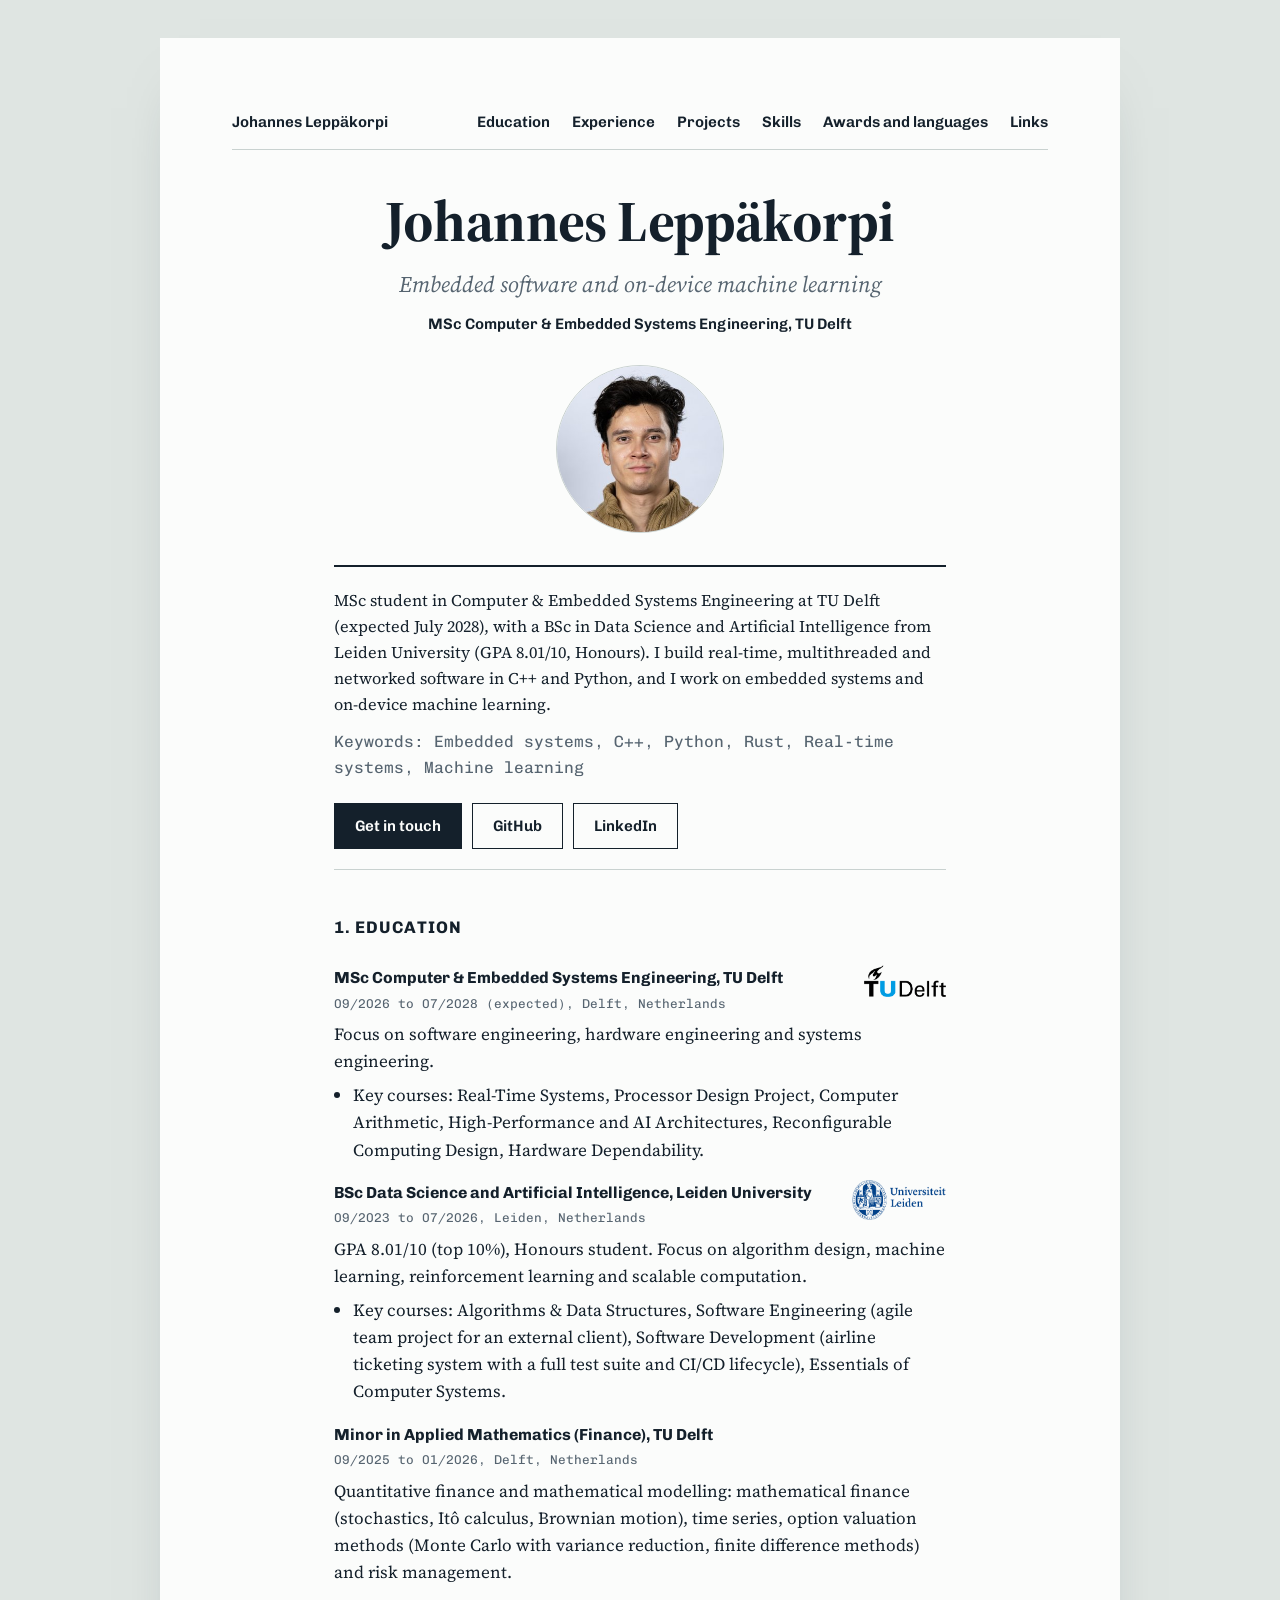
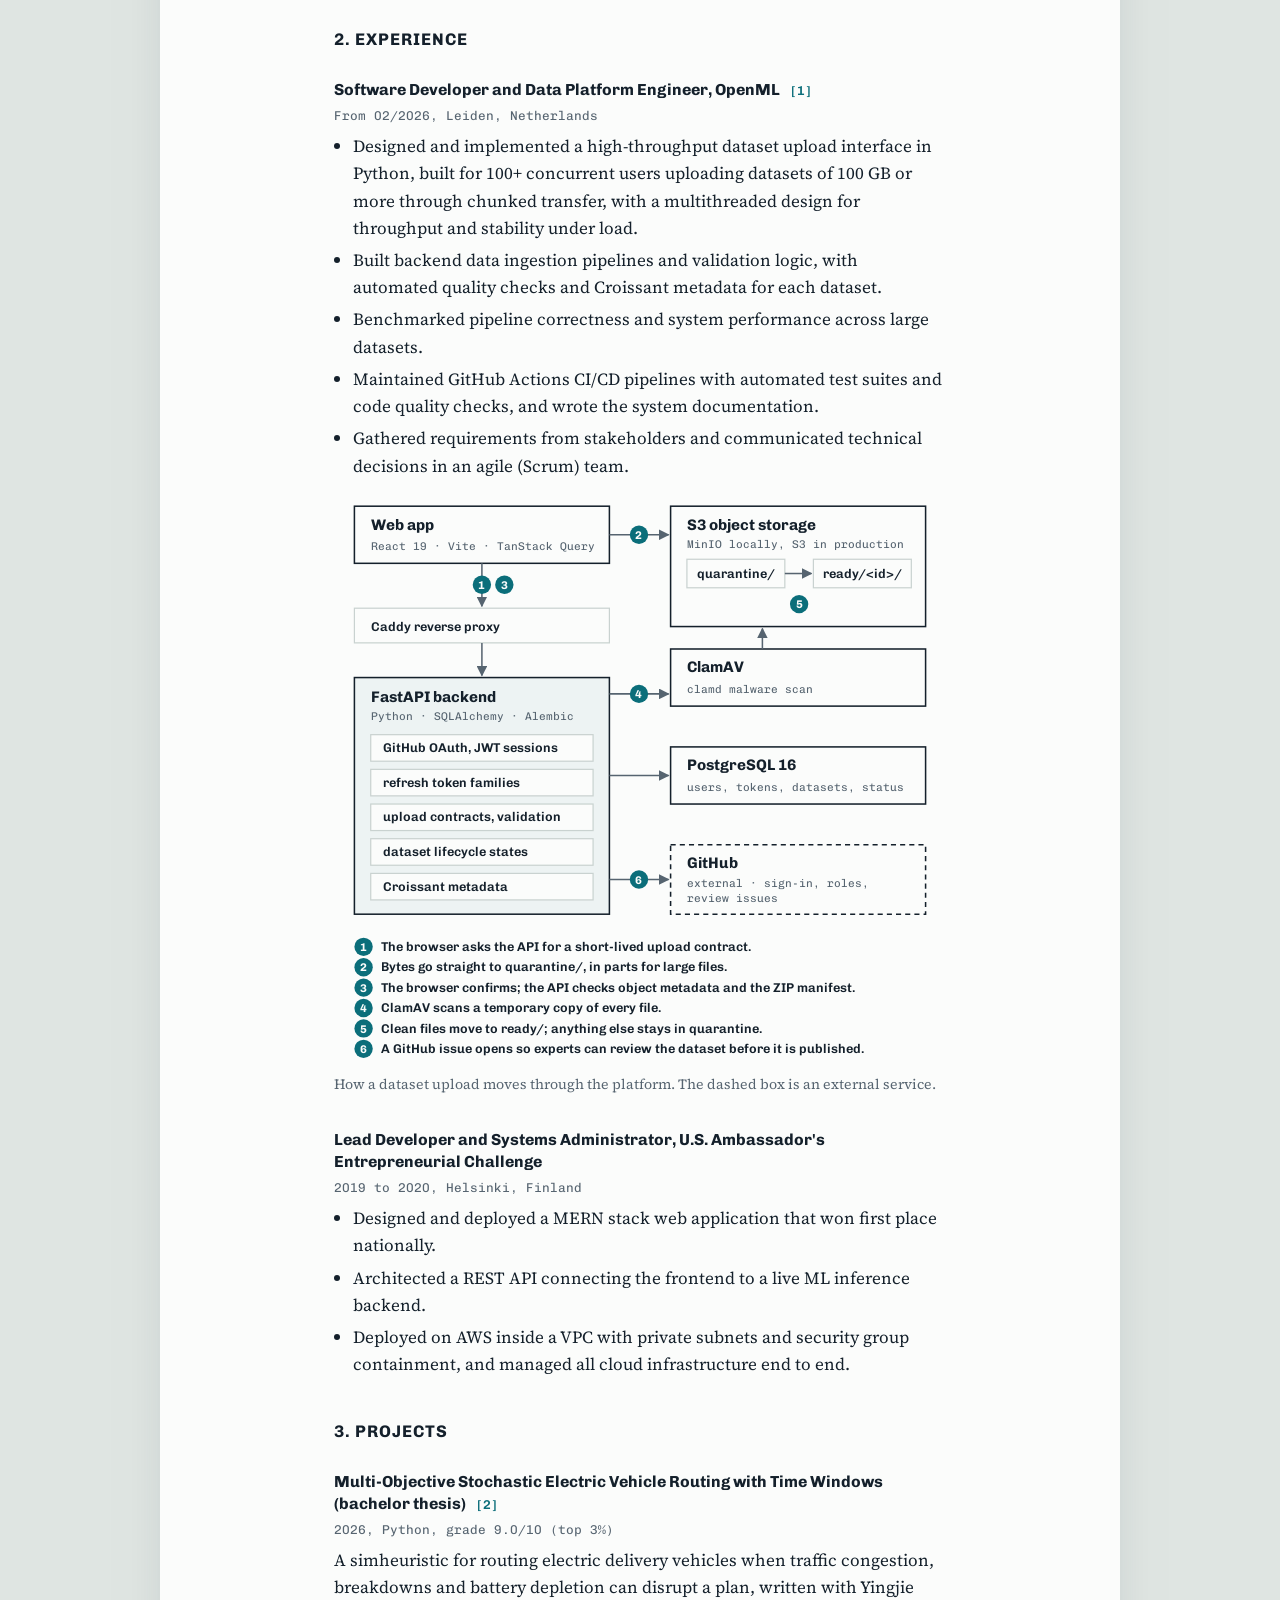
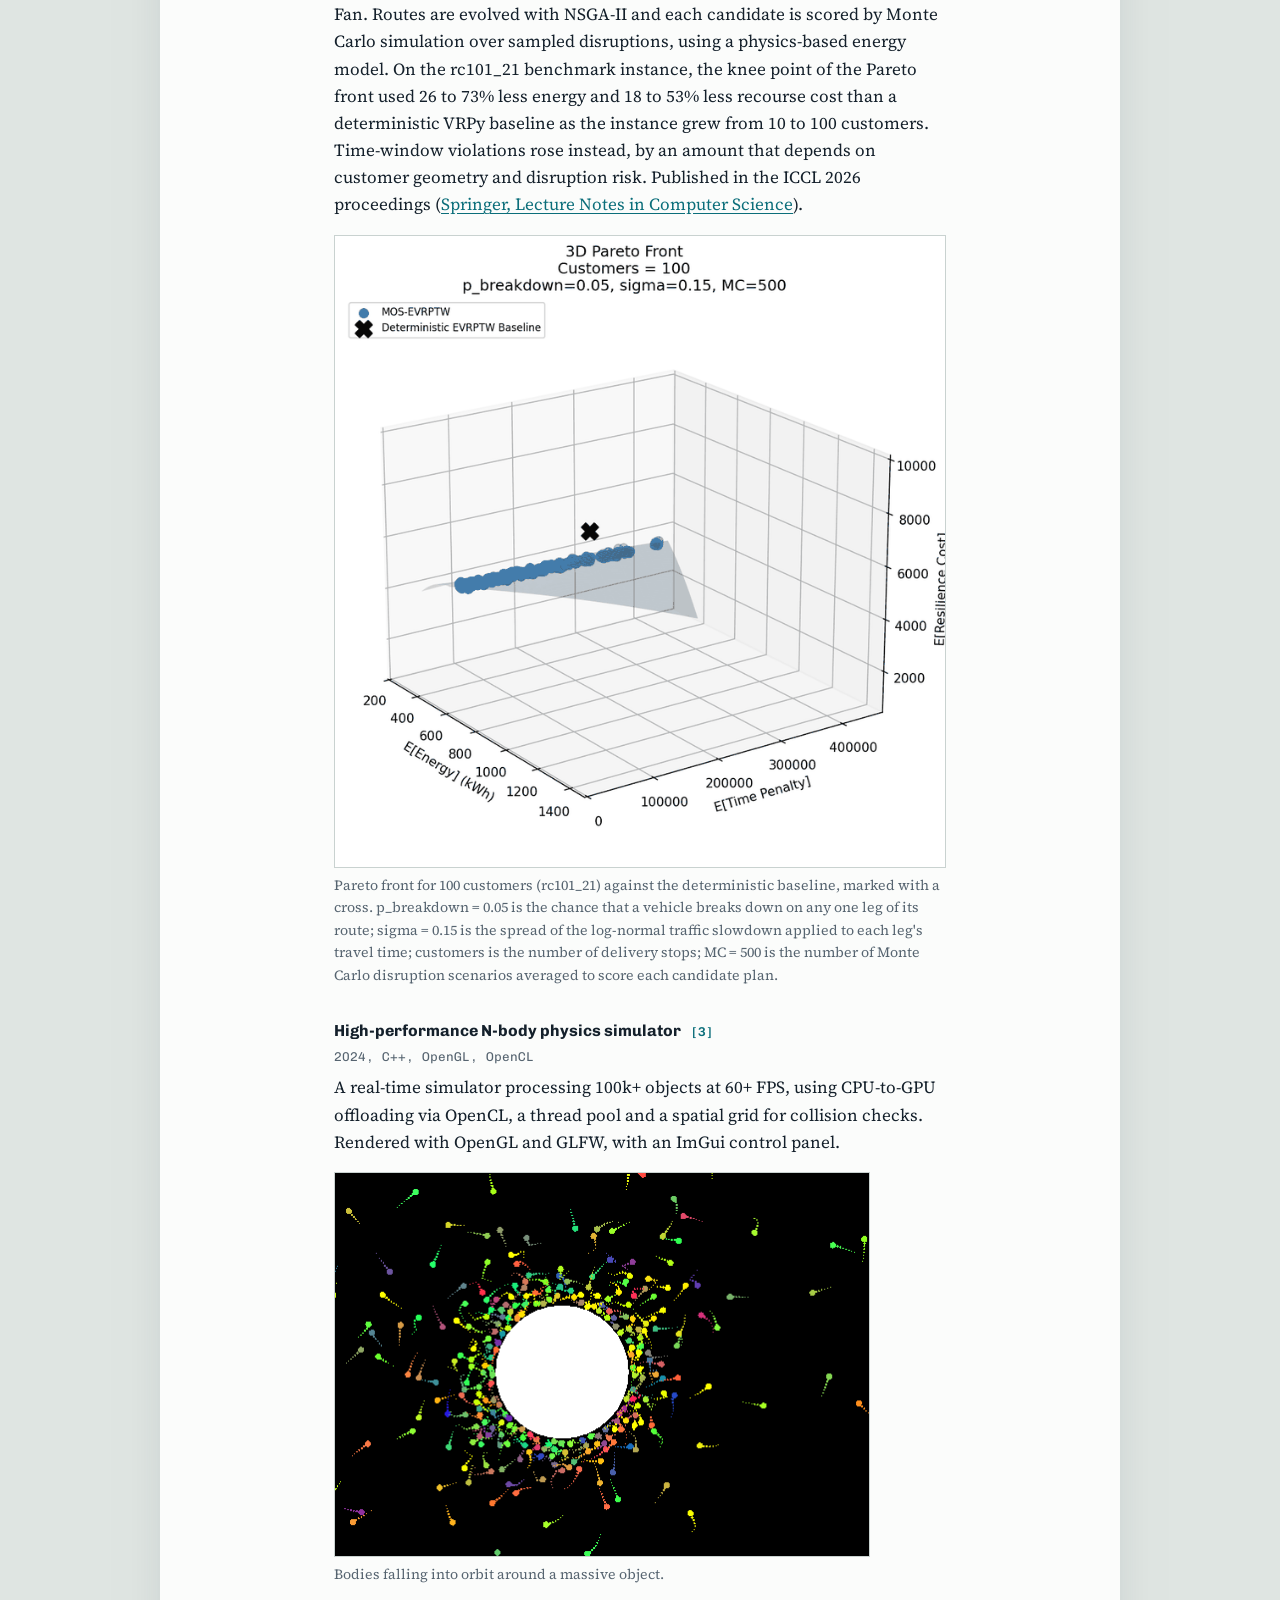
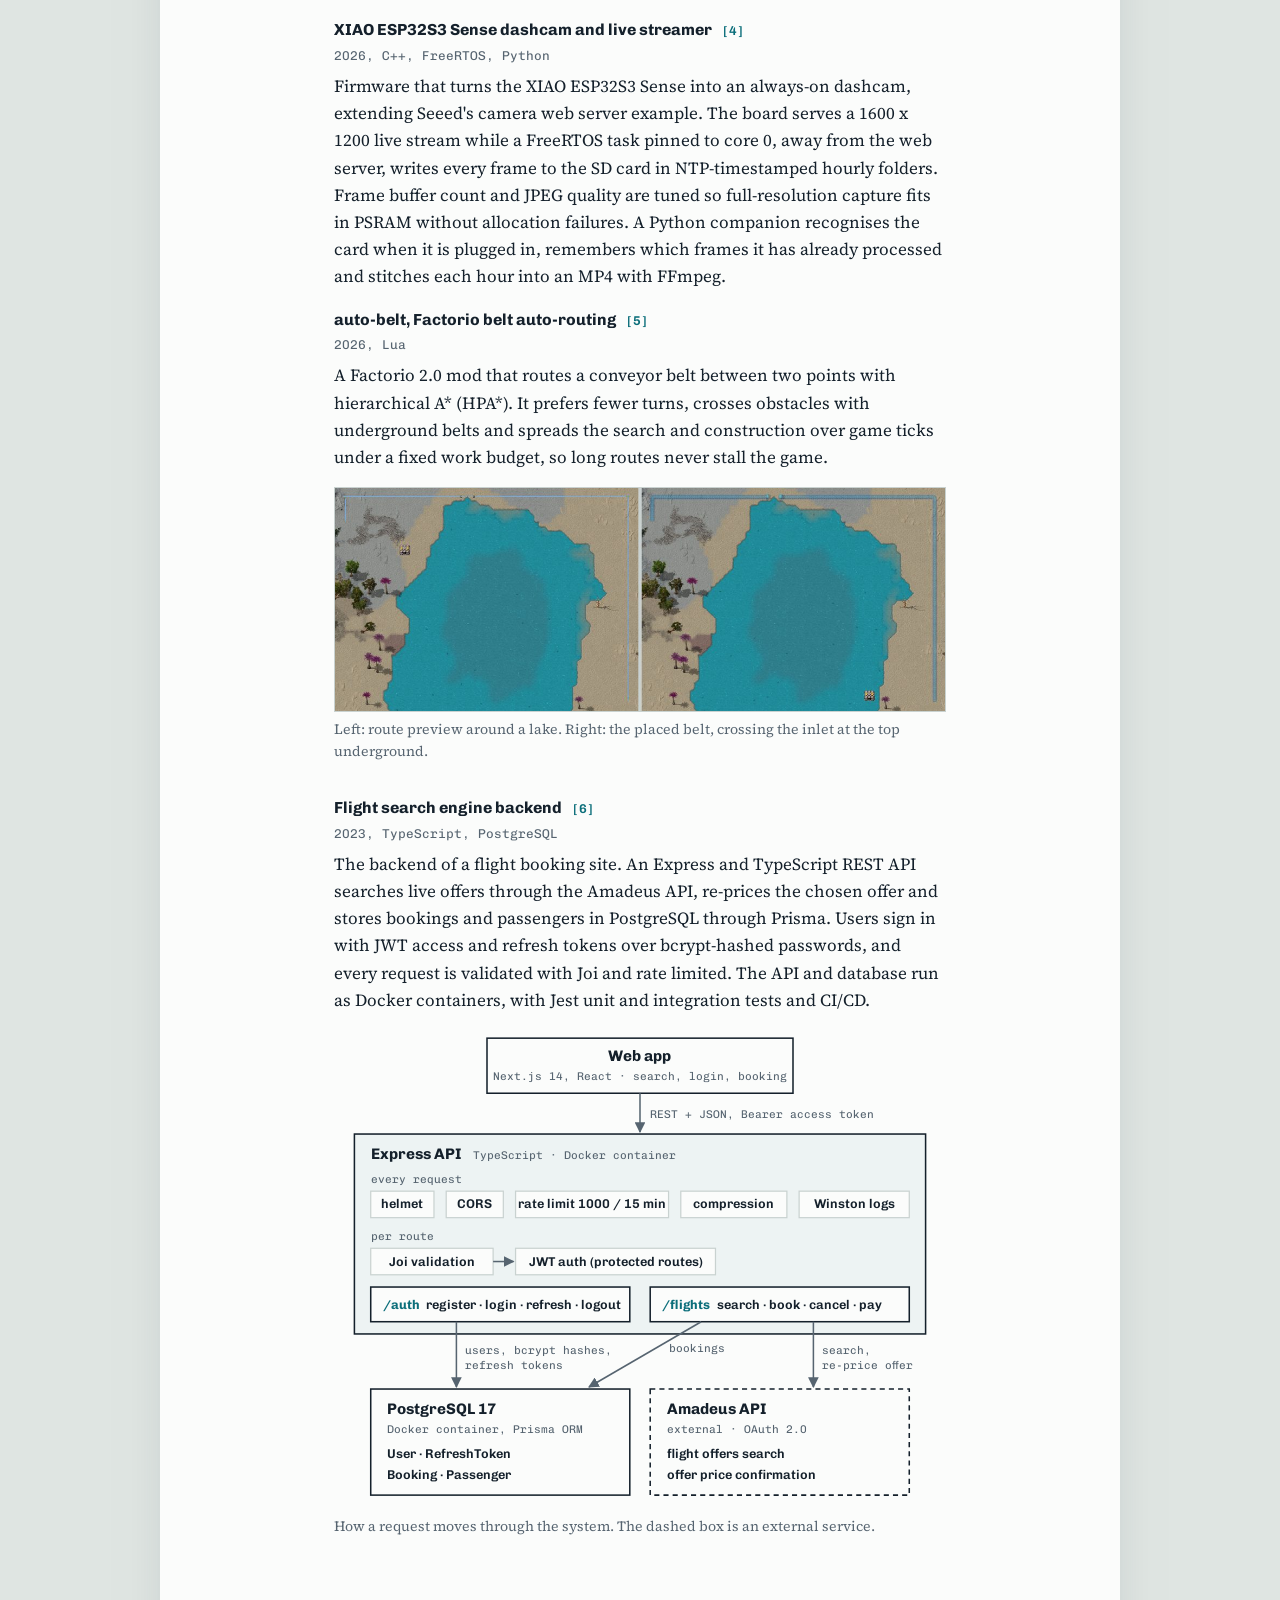
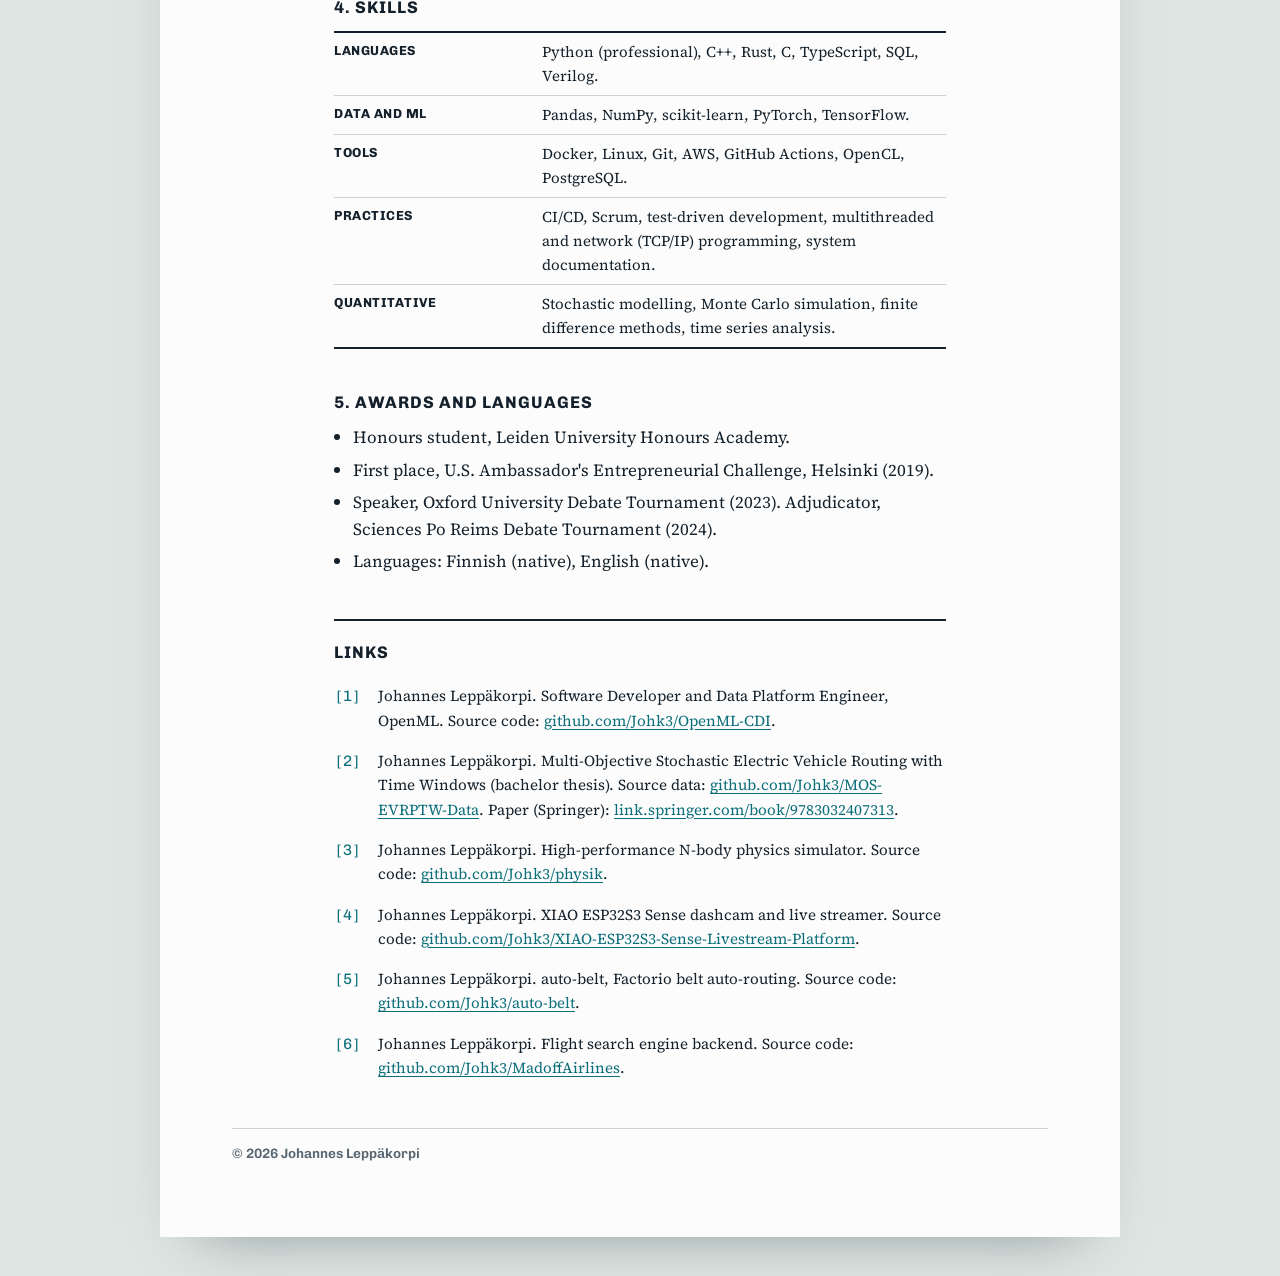
<file: index.html>
<!doctype html>
<html lang="en">
<head>
<meta charset="utf-8">
<meta name="viewport" content="width=device-width, initial-scale=1">
<meta name="color-scheme" content="light dark">
<link rel="icon" href="assets/favicon.svg" type="image/svg+xml">
<link rel="icon" href="favicon.ico" sizes="48x48">
<link rel="apple-touch-icon" href="assets/apple-touch-icon.png">
<title>Johannes Leppäkorpi | Embedded Software and Machine Learning</title>
<meta name="description" content="MSc student in Computer &amp; Embedded Systems Engineering at TU Delft. Embedded software, real-time systems and on-device machine learning.">
<meta name="author" content="Johannes Leppäkorpi">
<meta name="robots" content="index, follow, max-image-preview:large">
<link rel="canonical" href="https://johannesl.com/">
<meta property="og:type" content="profile">
<meta property="og:site_name" content="Johannes Leppäkorpi">
<meta property="og:title" content="Johannes Leppäkorpi | Embedded Software and Machine Learning">
<meta property="og:description" content="MSc student in Computer &amp; Embedded Systems Engineering at TU Delft. Embedded software, real-time systems and on-device machine learning.">
<meta property="og:url" content="https://johannesl.com/">
<meta property="og:locale" content="en_GB">
<meta property="og:image" content="https://johannesl.com/assets/og.png">
<meta property="og:image:width" content="1200">
<meta property="og:image:height" content="630">
<meta property="og:image:type" content="image/png">
<meta property="og:image:alt" content="Johannes Leppäkorpi, Embedded software and on-device machine learning">
<meta property="profile:first_name" content="Johannes">
<meta property="profile:last_name" content="Leppäkorpi">
<meta name="twitter:card" content="summary_large_image">
<meta name="twitter:title" content="Johannes Leppäkorpi | Embedded Software and Machine Learning">
<meta name="twitter:description" content="MSc student in Computer &amp; Embedded Systems Engineering at TU Delft. Embedded software, real-time systems and on-device machine learning.">
<meta name="twitter:image" content="https://johannesl.com/assets/og.png">
<meta name="twitter:image:alt" content="Johannes Leppäkorpi, Embedded software and on-device machine learning">
<link rel="preload" href="assets/fonts/source-serif-4.woff2" as="font" type="font/woff2" crossorigin>
<script type="application/ld+json">{"@context":"https://schema.org","@graph":[{"@type":"ProfilePage","@id":"https://johannesl.com/#page","url":"https://johannesl.com/","name":"Johannes Leppäkorpi | Embedded Software and Machine Learning","inLanguage":"en","dateModified":"2026-10-11","mainEntity":{"@id":"https://johannesl.com/#person"}},{"@type":"Person","@id":"https://johannesl.com/#person","name":"Johannes Leppäkorpi","alternateName":["Johannes Leppakorpi"],"url":"https://johannesl.com/","description":"MSc student in Computer & Embedded Systems Engineering at TU Delft. Embedded software, real-time systems and on-device machine learning.","jobTitle":"MSc student, Computer & Embedded Systems Engineering","image":"https://johannesl.com/assets/img/portrait.jpg","knowsAbout":["Embedded systems","C++","Python","Rust","Real-time systems","Machine learning"],"affiliation":[{"@type":"Organization","name":"TU Delft","url":"https://www.tudelft.nl"}],"alumniOf":[{"@type":"CollegeOrUniversity","name":"Leiden University","url":"https://www.universiteitleiden.nl"}],"sameAs":["https://github.com/Johk3","https://www.linkedin.com/in/johannes-lepp%C3%A4korpi/"]},{"@type":"ScholarlyArticle","name":"Multi-Objective Stochastic Electric Vehicle Routing with Time Windows","abstract":"A simheuristic for routing electric delivery vehicles when traffic congestion, breakdowns and battery depletion can disrupt a plan, written with Yingjie Fan. Routes are evolved with NSGA-II and each candidate is scored by Monte Carlo simulation over sampled disruptions, using a physics-based energy model. On the rc101_21 benchmark instance, the knee point of the Pareto front used 26 to 73% less energy and 18 to 53% less recourse cost than a deterministic VRPy baseline as the instance grew from 10 to 100 customers. Time-window violations rose instead, by an amount that depends on customer geometry and disruption risk. Published in the ICCL 2026 proceedings (Springer, Lecture Notes in Computer Science).","author":[{"@id":"https://johannesl.com/#person"},{"@type":"Person","name":"Yingjie Fan"}],"publisher":{"@type":"Organization","name":"Springer"},"isPartOf":{"@type":"Book","name":"ICCL 2026, 17th International Conference on Computational Logistics proceedings"},"datePublished":"2026","url":"https://link.springer.com/book/9783032407313","isBasedOn":"https://github.com/Johk3/MOS-EVRPTW-Data"}]}</script>
<style>@font-face {
font-family: 'Chivo';
font-style: normal;
font-weight: 600 700;
font-display: swap;
src: url('assets/fonts/chivo.woff2') format('woff2');
unicode-range: U+0000-00FF, U+0131, U+0152-0153, U+02BB-02BC, U+02C6, U+02DA, U+02DC, U+0304, U+0308, U+0329, U+2000-206F, U+20AC, U+2122, U+2191, U+2193, U+2212, U+2215, U+FEFF, U+FFFD;
}
@font-face {
font-family: 'Chivo Mono';
font-style: normal;
font-weight: 400 600;
font-display: swap;
src: url('assets/fonts/chivo-mono.woff2') format('woff2');
unicode-range: U+0000-00FF, U+0131, U+0152-0153, U+02BB-02BC, U+02C6, U+02DA, U+02DC, U+0304, U+0308, U+0329, U+2000-206F, U+20AC, U+2122, U+2191, U+2193, U+2212, U+2215, U+FEFF, U+FFFD;
}
@font-face {
font-family: 'Source Serif 4';
font-style: italic;
font-weight: 400 700;
font-display: swap;
src: url('assets/fonts/source-serif-4-italic.woff2') format('woff2');
unicode-range: U+0000-00FF, U+0131, U+0152-0153, U+02BB-02BC, U+02C6, U+02DA, U+02DC, U+0304, U+0308, U+0329, U+2000-206F, U+20AC, U+2122, U+2191, U+2193, U+2212, U+2215, U+FEFF, U+FFFD;
}
@font-face {
font-family: 'Source Serif 4';
font-style: normal;
font-weight: 400 700;
font-display: swap;
src: url('assets/fonts/source-serif-4.woff2') format('woff2');
unicode-range: U+0000-00FF, U+0131, U+0152-0153, U+02BB-02BC, U+02C6, U+02DA, U+02DC, U+0304, U+0308, U+0329, U+2000-206F, U+20AC, U+2122, U+2191, U+2193, U+2212, U+2215, U+FEFF, U+FFFD;
}
:root {
--page: #fbfcfb;
--desk: #dfe5e2;
--ink: #14202b;
--accent: #0b6e7a;
--mute: #566470;
--hair: #c9d2d0;
--shadow: rgba(10, 40, 50, .5);
--ease: cubic-bezier(.16, 1, .3, 1);
--serif: "Source Serif 4", Georgia, "Times New Roman", serif;
--sans: "Chivo", system-ui, -apple-system, "Segoe UI", sans-serif;
--mono: "Chivo Mono", ui-monospace, "SFMono-Regular", Menlo, monospace;
}
@media (prefers-color-scheme: dark) {
:root {
--page: #151c22;
--desk: #0d1216;
--ink: #e6ecef;
--accent: #6cc4cf;
--mute: #9aa8b2;
--hair: #2b3740;
--shadow: rgba(0, 0, 0, .6);
}
}
* { box-sizing: border-box; margin: 0; }
html { scroll-behavior: smooth; scroll-padding-top: 24px; }
body {
background: var(--desk);
color: var(--ink);
font-family: var(--serif);
font-size: 17px;
line-height: 1.6;
padding: clamp(0px, 3vw, 40px) clamp(0px, 2vw, 24px);
}
::selection { background: var(--accent); color: var(--page); }
a { color: var(--accent); text-underline-offset: 3px; }
a:focus-visible { outline: 3px solid var(--accent); outline-offset: 2px; }
.skip { position: absolute; left: 12px; top: -60px; background: var(--ink); color: var(--page); padding: 10px 16px; z-index: 10; font-family: var(--sans); font-weight: 600; text-decoration: none; }
.skip:focus { top: 12px; }
.paper {
max-width: 960px;
margin: 0 auto;
background: var(--page);
padding: clamp(24px, 6vw, 72px);
box-shadow: 0 30px 60px -40px var(--shadow);
}
.nav {
display: flex;
justify-content: space-between;
align-items: flex-start;
gap: 16px;
min-height: 40px;
border-bottom: 1px solid var(--hair);
padding-bottom: 12px;
margin-bottom: 40px;
font-family: var(--sans);
font-weight: 600;
font-size: .95rem;
}
.nav a { color: var(--ink); text-decoration: none; }
.nav a:hover { color: var(--accent); }
.nav ul { list-style: none; padding: 0; display: flex; gap: 22px; flex-wrap: wrap; justify-content: flex-end; }
.title { text-align: center; }
.title h1 {
font-size: clamp(2.2rem, 5vw, 3.6rem);
font-weight: 700;
line-height: 1.08;
letter-spacing: -.01em;
text-wrap: balance;
}
.title .subtitle { margin-top: 14px; font-size: clamp(1.1rem, 2vw, 1.4rem); font-style: italic; color: var(--mute); text-wrap: balance; }
.title .affiliation { margin-top: 10px; font-family: var(--sans); font-size: .95rem; font-weight: 600; }
.portrait { display: block; width: 168px; height: 168px; object-fit: cover; border-radius: 50%; margin: 28px auto 0; border: 1px solid var(--hair); }
.abstract {
margin: 32px auto 0;
max-width: 68ch;
padding: 20px 0;
border-top: 2px solid var(--ink);
border-bottom: 1px solid var(--hair);
text-align: left;
}
.abstract p { font-size: 1.02rem; }
.abstract p + p { margin-top: .7em; }
.keys { margin-top: 14px; color: var(--mute); font-family: var(--mono); font-size: .82rem; }
.actions { display: flex; flex-wrap: wrap; gap: 10px; margin-top: 22px; }
.btn {
display: inline-block;
padding: 10px 20px;
font-family: var(--sans);
font-weight: 600;
font-size: .95rem;
text-decoration: none;
color: var(--ink);
border: 1.5px solid var(--ink);
transition: background .25s var(--ease), color .25s var(--ease), transform .25s var(--ease);
}
.btn:hover { background: var(--ink); color: var(--page); transform: translateY(-2px); }
.btn:active { transform: scale(.98); }
.btn.primary { background: var(--ink); color: var(--page); }
.btn.primary:hover { background: var(--accent); border-color: var(--accent); color: var(--page); }
.cols, .refs { max-width: 68ch; margin-left: auto; margin-right: auto; }
.cols { margin-top: 44px; text-align: left; }
.cols h2 {
font-family: var(--sans);
font-size: 1.05rem;
text-transform: uppercase;
letter-spacing: .06em;
margin: 40px 0 8px;
break-after: avoid;
text-align: left;
}
.cols section:first-child h2 { margin-top: 0; }
.cols h3 { font-family: var(--sans); font-size: 1rem; margin: 18px 0 2px; break-after: avoid; text-align: left; line-height: 1.35; }
.cols .meta { font-family: var(--mono); font-size: .8rem; color: var(--mute); text-align: left; break-after: avoid; }
.cols p { margin-top: .4em; }
.cols ul { margin: .4em 0 0 1.1em; padding: 0; text-align: left; }
.cols li { margin-top: .3em; }
.cite { font-family: var(--mono); font-size: .8em; text-decoration: none; padding: 0 2px; margin-left: 4px; transition: background .2s; }
.cite:hover, .cite:focus-visible { background: color-mix(in srgb, var(--accent) 20%, transparent); outline: none; }
figure { break-inside: avoid; margin: 16px 0; }
figure img { display: block; max-width: 100%; height: auto; border: 1px solid var(--hair); }
.diagram svg { display: block; width: 100%; height: auto; }
.diagram text { fill: var(--ink); }
.dg-t { font-family: var(--sans); font-weight: 700; font-size: 15px; }
.dg-c { font-family: var(--sans); font-size: 12.5px; }
.dg-b { font-weight: 700; fill: var(--accent); }
.diagram .dg-s { font-family: var(--mono); font-size: 11px; fill: var(--mute); }
.dg-box { fill: var(--page); stroke: var(--ink); stroke-width: 1.5; }
.dg-frame { fill: color-mix(in srgb, var(--accent) 6%, var(--page)); stroke: var(--ink); stroke-width: 1.5; }
.dg-chip { fill: var(--page); stroke: var(--hair); stroke-width: 1.2; }
.dg-ext { fill: none; stroke: var(--ink); stroke-width: 1.5; stroke-dasharray: 5 4; }
.dg-line { stroke: var(--mute); stroke-width: 1.5; }
.dg-head { fill: var(--mute); }
.dg-step { fill: var(--accent); }
.diagram .dg-n { font-family: var(--sans); font-weight: 700; font-size: 11px; fill: var(--page); }
.entry-logo { float: right; margin: 16px 0 6px 16px; line-height: 0; }
.entry-logo img { height: 32px; width: auto; }
article { display: flow-root; }
figcaption { font-size: .88rem; color: var(--mute); margin-top: 6px; text-align: left; }
figcaption b { color: var(--ink); font-family: var(--sans); }
table { width: 100%; border-collapse: collapse; margin: 10px 0; font-size: .94rem; break-inside: avoid; text-align: left; }
th, td { padding: 7px 6px 7px 0; border-top: 1px solid var(--hair); vertical-align: top; }
tr:first-child th, tr:first-child td { border-top: 2px solid var(--ink); }
tr:last-child th, tr:last-child td { border-bottom: 2px solid var(--ink); }
th { font-family: var(--sans); font-size: .82rem; text-transform: uppercase; letter-spacing: .04em; width: 34%; padding-right: 12px; }
.refs { margin-top: 44px; border-top: 2px solid var(--ink); padding-top: 18px; }
.refs h2 { font-family: var(--sans); font-size: 1.05rem; text-transform: uppercase; letter-spacing: .06em; margin-bottom: 10px; }
.refs ol { list-style: none; padding: 0; }
.refs li { display: grid; grid-template-columns: 44px 1fr; padding: 8px 10px; margin: 0 -10px; scroll-margin: 80px; transition: background .25s var(--ease); font-size: .95rem; overflow-wrap: anywhere; }
.refs li:target, .refs li.hot { background: color-mix(in srgb, var(--accent) 16%, transparent); }
.refs .n { font-family: var(--mono); color: var(--accent); }
.foot { margin-top: 40px; padding-top: 14px; border-top: 1px solid var(--hair); color: var(--mute); font-family: var(--sans); font-size: .85rem; }
@media (max-width: 720px) {
.nav > a { display: none; }
.nav { justify-content: flex-start; }
.nav ul { gap: 8px 18px; justify-content: flex-start; }
}
@media (prefers-reduced-motion: reduce) {
* { transition: none !important; }
html { scroll-behavior: auto; }
}
@media print {
body { background: #fff; padding: 0; }
.paper { box-shadow: none; padding: 0; max-width: none; }
.nav, .actions, .skip { display: none; }
a { color: inherit; }
}
</style>
</head>
<body>
<a class="skip" href="#main">Skip to content</a>
<div class="paper">
<header class="top">
<div class="nav"><a href="#top">Johannes Leppäkorpi</a>
<nav aria-label="Sections"><ul><li><a href="#education">Education</a></li><li><a href="#experience">Experience</a></li><li><a href="#projects">Projects</a></li><li><a href="#skills">Skills</a></li><li><a href="#awards-and-languages">Awards and languages</a></li><li><a href="#references">Links</a></li></ul></nav></div>
<div class="title" id="top">
<h1>Johannes Leppäkorpi</h1>
<p class="subtitle">Embedded software and on-device machine learning</p>
<p class="affiliation">MSc Computer &amp; Embedded Systems Engineering, TU Delft</p>
<img class="portrait" src="assets/img/portrait.jpg" alt="Portrait of Johannes Leppäkorpi" width="168" height="168" fetchpriority="high">
<div class="abstract">
<p>MSc student in Computer &amp; Embedded Systems Engineering at TU Delft (expected July 2028), with a BSc in Data Science and Artificial Intelligence from Leiden University (GPA 8.01/10, Honours). I build real-time, multithreaded and networked software in C++ and Python, and I work on embedded systems and on-device machine learning.</p>
<p class="keys">Keywords: Embedded systems, C++, Python, Rust, Real-time systems, Machine learning</p>
<div class="actions"><a class="btn primary" href="mailto:johkmr@gmail.com">Get in touch</a><a class="btn" href="https://github.com/Johk3" rel="me noopener">GitHub</a><a class="btn" href="https://www.linkedin.com/in/johannes-lepp%C3%A4korpi/" rel="me noopener">LinkedIn</a></div>
</div>
</div>
</header>
<main id="main">
<div class="cols">
<section id="education">
<h2>1. Education</h2>
<article>
<a class="entry-logo" href="https://www.tudelft.nl" rel="noopener"><picture><source srcset="assets/img/tu-delft-dark.png" media="(prefers-color-scheme: dark)"><img src="assets/img/tu-delft.png" alt="TU Delft" width="271" height="106"></picture></a><h3>MSc Computer &amp; Embedded Systems Engineering, TU Delft</h3>
<p class="meta">09/2026 to 07/2028 (expected), Delft, Netherlands</p>
<p>Focus on software engineering, hardware engineering and systems engineering.</p>
<ul><li>Key courses: Real-Time Systems, Processor Design Project, Computer Arithmetic, High-Performance and AI Architectures, Reconfigurable Computing Design, Hardware Dependability.</li></ul>
</article>
<article>
<a class="entry-logo" href="https://www.universiteitleiden.nl" rel="noopener"><picture><source srcset="assets/img/leiden-dark.png" media="(prefers-color-scheme: dark)"><img src="assets/img/leiden.png" alt="Leiden University" width="277" height="118" style="height:40px"></picture></a><h3>BSc Data Science and Artificial Intelligence, Leiden University</h3>
<p class="meta">09/2023 to 07/2026, Leiden, Netherlands</p>
<p>GPA 8.01/10 (top 10%), Honours student. Focus on algorithm design, machine learning, reinforcement learning and scalable computation.</p>
<ul><li>Key courses: Algorithms &amp; Data Structures, Software Engineering (agile team project for an external client), Software Development (airline ticketing system with a full test suite and CI/CD lifecycle), Essentials of Computer Systems.</li></ul>
</article>
<article>
<h3>Minor in Applied Mathematics (Finance), TU Delft</h3>
<p class="meta">09/2025 to 01/2026, Delft, Netherlands</p>
<p>Quantitative finance and mathematical modelling: mathematical finance (stochastics, Itô calculus, Brownian motion), time series, option valuation methods (Monte Carlo with variance reduction, finite difference methods) and risk management.</p>
</article>
</section>
<section id="experience">
<h2>2. Experience</h2>
<article>
<h3>Software Developer and Data Platform Engineer, OpenML <a class="cite" href="#ref-1" aria-label="Reference 1">[1]</a></h3>
<p class="meta">From 02/2026, Leiden, Netherlands</p>
<ul><li>Designed and implemented a high-throughput dataset upload interface in Python, built for 100+ concurrent users uploading datasets of 100 GB or more through chunked transfer, with a multithreaded design for throughput and stability under load.</li><li>Built backend data ingestion pipelines and validation logic, with automated quality checks and Croissant metadata for each dataset.</li><li>Benchmarked pipeline correctness and system performance across large datasets.</li><li>Maintained GitHub Actions CI/CD pipelines with automated test suites and code quality checks, and wrote the system documentation.</li><li>Gathered requirements from stakeholders and communicated technical decisions in an agile (Scrum) team.</li></ul>
<figure class="diagram"><svg viewBox="0 0 600 560" role="img" aria-labelledby="openml-title openml-desc" xmlns="http://www.w3.org/2000/svg">
<title id="openml-title">Architecture of the OpenML dataset upload platform</title>
<desc id="openml-desc">The React web app asks the FastAPI backend, behind a Caddy proxy, for a short-lived upload contract, then uploads the bytes straight to the quarantine prefix of S3-compatible storage, in parts for large files. After the browser confirms, the backend checks the object metadata and ZIP manifest, has ClamAV scan a temporary copy and promotes clean files to the ready prefix. State is kept in PostgreSQL, and a GitHub issue is opened so experts can review the dataset before it is published.</desc>
<defs>
<marker id="openml-arrow" viewBox="0 0 10 10" refX="9" refY="5" markerWidth="7" markerHeight="7" orient="auto-start-reverse"><path class="dg-head" d="M0 0L10 5L0 10z"/></marker>
</defs>

<rect class="dg-box" x="20" y="10" width="250" height="56"/>
<text class="dg-t" x="36" y="33">Web app</text>
<text class="dg-s" x="36" y="53">React 19 · Vite · TanStack Query</text>

<line class="dg-line" x1="145" y1="66" x2="145" y2="108" marker-end="url(#openml-arrow)"/>
<circle class="dg-step" cx="145" cy="87" r="9"/><text class="dg-n" x="145" y="91" text-anchor="middle">1</text>
<circle class="dg-step" cx="167" cy="87" r="9"/><text class="dg-n" x="167" y="91" text-anchor="middle">3</text>

<rect class="dg-chip" x="20" y="110" width="250" height="34"/>
<text class="dg-c" x="36" y="132">Caddy reverse proxy</text>
<line class="dg-line" x1="145" y1="144" x2="145" y2="176" marker-end="url(#openml-arrow)"/>

<rect class="dg-frame" x="20" y="178" width="250" height="232"/>
<text class="dg-t" x="36" y="202">FastAPI backend</text>
<text class="dg-s" x="36" y="220">Python · SQLAlchemy · Alembic</text>
<rect class="dg-chip" x="36" y="234" width="218" height="26"/><text class="dg-c" x="48" y="251">GitHub OAuth, JWT sessions</text>
<rect class="dg-chip" x="36" y="268" width="218" height="26"/><text class="dg-c" x="48" y="285">refresh token families</text>
<rect class="dg-chip" x="36" y="302" width="218" height="26"/><text class="dg-c" x="48" y="319">upload contracts, validation</text>
<rect class="dg-chip" x="36" y="336" width="218" height="26"/><text class="dg-c" x="48" y="353">dataset lifecycle states</text>
<rect class="dg-chip" x="36" y="370" width="218" height="26"/><text class="dg-c" x="48" y="387">Croissant metadata</text>

<rect class="dg-box" x="330" y="10" width="250" height="118"/>
<text class="dg-t" x="346" y="33">S3 object storage</text>
<text class="dg-s" x="346" y="51">MinIO locally, S3 in production</text>
<rect class="dg-chip" x="346" y="62" width="96" height="28"/><text class="dg-c" x="394" y="80" text-anchor="middle">quarantine/</text>
<rect class="dg-chip" x="470" y="62" width="96" height="28"/><text class="dg-c" x="518" y="80" text-anchor="middle">ready/&lt;id&gt;/</text>
<line class="dg-line" x1="442" y1="76" x2="468" y2="76" marker-end="url(#openml-arrow)"/>
<circle class="dg-step" cx="456" cy="106" r="9"/><text class="dg-n" x="456" y="110" text-anchor="middle">5</text>

<line class="dg-line" x1="270" y1="38" x2="328" y2="38" marker-end="url(#openml-arrow)"/>
<circle class="dg-step" cx="299" cy="38" r="9"/><text class="dg-n" x="299" y="42" text-anchor="middle">2</text>

<rect class="dg-box" x="330" y="150" width="250" height="56"/>
<text class="dg-t" x="346" y="173">ClamAV</text>
<text class="dg-s" x="346" y="193">clamd malware scan</text>
<line class="dg-line" x1="270" y1="194" x2="328" y2="194" marker-end="url(#openml-arrow)"/>
<circle class="dg-step" cx="299" cy="194" r="9"/><text class="dg-n" x="299" y="198" text-anchor="middle">4</text>
<line class="dg-line" x1="420" y1="150" x2="420" y2="130" marker-end="url(#openml-arrow)"/>

<rect class="dg-box" x="330" y="246" width="250" height="56"/>
<text class="dg-t" x="346" y="269">PostgreSQL 16</text>
<text class="dg-s" x="346" y="289">users, tokens, datasets, status</text>
<line class="dg-line" x1="270" y1="274" x2="328" y2="274" marker-end="url(#openml-arrow)"/>

<rect class="dg-ext" x="330" y="342" width="250" height="68"/>
<text class="dg-t" x="346" y="365">GitHub</text>
<text class="dg-s" x="346" y="383">external · sign-in, roles,</text>
<text class="dg-s" x="346" y="398">review issues</text>
<line class="dg-line" x1="270" y1="376" x2="328" y2="376" marker-end="url(#openml-arrow)"/>
<circle class="dg-step" cx="299" cy="376" r="9"/><text class="dg-n" x="299" y="380" text-anchor="middle">6</text>

<circle class="dg-step" cx="29" cy="442" r="9"/><text class="dg-n" x="29" y="446" text-anchor="middle">1</text>
<text class="dg-c" x="46" y="446">The browser asks the API for a short-lived upload contract.</text>
<circle class="dg-step" cx="29" cy="462" r="9"/><text class="dg-n" x="29" y="466" text-anchor="middle">2</text>
<text class="dg-c" x="46" y="466">Bytes go straight to quarantine/, in parts for large files.</text>
<circle class="dg-step" cx="29" cy="482" r="9"/><text class="dg-n" x="29" y="486" text-anchor="middle">3</text>
<text class="dg-c" x="46" y="486">The browser confirms; the API checks object metadata and the ZIP manifest.</text>
<circle class="dg-step" cx="29" cy="502" r="9"/><text class="dg-n" x="29" y="506" text-anchor="middle">4</text>
<text class="dg-c" x="46" y="506">ClamAV scans a temporary copy of every file.</text>
<circle class="dg-step" cx="29" cy="522" r="9"/><text class="dg-n" x="29" y="526" text-anchor="middle">5</text>
<text class="dg-c" x="46" y="526">Clean files move to ready/; anything else stays in quarantine.</text>
<circle class="dg-step" cx="29" cy="542" r="9"/><text class="dg-n" x="29" y="546" text-anchor="middle">6</text>
<text class="dg-c" x="46" y="546">A GitHub issue opens so experts can review the dataset before it is published.</text>
</svg><figcaption>How a dataset upload moves through the platform. The dashed box is an external service.</figcaption></figure>
</article>
<article>
<h3>Lead Developer and Systems Administrator, U.S. Ambassador&#39;s Entrepreneurial Challenge</h3>
<p class="meta">2019 to 2020, Helsinki, Finland</p>
<ul><li>Designed and deployed a MERN stack web application that won first place nationally.</li><li>Architected a REST API connecting the frontend to a live ML inference backend.</li><li>Deployed on AWS inside a VPC with private subnets and security group containment, and managed all cloud infrastructure end to end.</li></ul>
</article>
</section>
<section id="projects">
<h2>3. Projects</h2>
<article>
<h3>Multi-Objective Stochastic Electric Vehicle Routing with Time Windows (bachelor thesis) <a class="cite" href="#ref-2" aria-label="Reference 2">[2]</a></h3>
<p class="meta">2026, Python, grade 9.0/10 (top 3%)</p>
<p>A simheuristic for routing electric delivery vehicles when traffic congestion, breakdowns and battery depletion can disrupt a plan, written with Yingjie Fan. Routes are evolved with NSGA-II and each candidate is scored by Monte Carlo simulation over sampled disruptions, using a physics-based energy model. On the rc101_21 benchmark instance, the knee point of the Pareto front used 26 to 73% less energy and 18 to 53% less recourse cost than a deterministic VRPy baseline as the instance grew from 10 to 100 customers. Time-window violations rose instead, by an amount that depends on customer geometry and disruption risk. Published in the ICCL 2026 proceedings (<a href="https://link.springer.com/book/9783032407313" rel="noopener">Springer, Lecture Notes in Computer Science</a>).</p>
<figure><img src="assets/img/thesis-pareto.png" alt="3D scatter plot of energy, time-window penalty and resilience cost. The stochastic Pareto front lies below the deterministic baseline, marked with a cross." width="720" height="745" loading="lazy" decoding="async"><figcaption>Pareto front for 100 customers (rc101_21) against the deterministic baseline, marked with a cross. p_breakdown = 0.05 is the chance that a vehicle breaks down on any one leg of its route; sigma = 0.15 is the spread of the log-normal traffic slowdown applied to each leg&#39;s travel time; customers is the number of delivery stops; MC = 500 is the number of Monte Carlo disruption scenarios averaged to score each candidate plan.</figcaption></figure>
</article>
<article>
<h3>High-performance N-body physics simulator <a class="cite" href="#ref-3" aria-label="Reference 3">[3]</a></h3>
<p class="meta">2024, C++, OpenGL, OpenCL</p>
<p>A real-time simulator processing 100k+ objects at 60+ FPS, using CPU-to-GPU offloading via OpenCL, a thread pool and a spatial grid for collision checks. Rendered with OpenGL and GLFW, with an ImGui control panel.</p>
<figure><img src="assets/img/physik.png" alt="Hundreds of coloured bodies with motion trails orbiting and colliding with a large central mass" width="536" height="384" loading="lazy" decoding="async"><figcaption>Bodies falling into orbit around a massive object.</figcaption></figure>
</article>
<article>
<h3>XIAO ESP32S3 Sense dashcam and live streamer <a class="cite" href="#ref-4" aria-label="Reference 4">[4]</a></h3>
<p class="meta">2026, C++, FreeRTOS, Python</p>
<p>Firmware that turns the XIAO ESP32S3 Sense into an always-on dashcam, extending Seeed&#39;s camera web server example. The board serves a 1600 x 1200 live stream while a FreeRTOS task pinned to core 0, away from the web server, writes every frame to the SD card in NTP-timestamped hourly folders. Frame buffer count and JPEG quality are tuned so full-resolution capture fits in PSRAM without allocation failures. A Python companion recognises the card when it is plugged in, remembers which frames it has already processed and stitches each hour into an MP4 with FFmpeg.</p>
</article>
<article>
<h3>auto-belt, Factorio belt auto-routing <a class="cite" href="#ref-5" aria-label="Reference 5">[5]</a></h3>
<p class="meta">2026, Lua</p>
<p>A Factorio 2.0 mod that routes a conveyor belt between two points with hierarchical A* (HPA*). It prefers fewer turns, crosses obstacles with underground belts and spreads the search and construction over game ticks under a fixed work budget, so long routes never stall the game.</p>
<figure><img src="assets/img/auto-belt.jpg" alt="Two Factorio screenshots of a lake. Left: a thin preview line runs around the top and right of the lake. Right: the same route placed as belt ghosts, crossing the inlet at the top underground." width="1126" height="411" loading="lazy" decoding="async"><figcaption>Left: route preview around a lake. Right: the placed belt, crossing the inlet at the top underground.</figcaption></figure>
</article>
<article>
<h3>Flight search engine backend <a class="cite" href="#ref-6" aria-label="Reference 6">[6]</a></h3>
<p class="meta">2023, TypeScript, PostgreSQL</p>
<p>The backend of a flight booking site. An Express and TypeScript REST API searches live offers through the Amadeus API, re-prices the chosen offer and stores bookings and passengers in PostgreSQL through Prisma. Users sign in with JWT access and refresh tokens over bcrypt-hashed passwords, and every request is validated with Joi and rate limited. The API and database run as Docker containers, with Jest unit and integration tests and CI/CD.</p>
<figure class="diagram"><svg viewBox="0 0 600 470" role="img" aria-labelledby="madoff-title madoff-desc" xmlns="http://www.w3.org/2000/svg">
<title id="madoff-title">Architecture of the flight search engine</title>
<desc id="madoff-desc">A Next.js web app calls an Express API over REST with a bearer token. Every request passes helmet, CORS, rate limiting, compression and logging, then Joi validation and, on protected routes, JWT authentication. The auth routes store users and refresh tokens in PostgreSQL through Prisma. The flight routes search and re-price offers through the external Amadeus API and save bookings and passengers in PostgreSQL.</desc>
<defs>
<marker id="madoff-arrow" viewBox="0 0 10 10" refX="9" refY="5" markerWidth="7" markerHeight="7" orient="auto-start-reverse"><path class="dg-head" d="M0 0L10 5L0 10z"/></marker>
</defs>

<rect class="dg-box" x="150" y="8" width="300" height="54"/>
<text class="dg-t" x="300" y="30" text-anchor="middle">Web app</text>
<text class="dg-s" x="300" y="49" text-anchor="middle">Next.js 14, React · search, login, booking</text>

<line class="dg-line" x1="300" y1="62" x2="300" y2="100" marker-end="url(#madoff-arrow)"/>
<text class="dg-s" x="310" y="86">REST + JSON, Bearer access token</text>

<rect class="dg-frame" x="20" y="102" width="560" height="196"/>
<text class="dg-t" x="36" y="126">Express API</text>
<text class="dg-s" x="136" y="126">TypeScript · Docker container</text>

<text class="dg-s" x="36" y="150">every request</text>
<rect class="dg-chip" x="36" y="158" width="62" height="26"/><text class="dg-c" x="67" y="175" text-anchor="middle">helmet</text>
<rect class="dg-chip" x="110" y="158" width="56" height="26"/><text class="dg-c" x="138" y="175" text-anchor="middle">CORS</text>
<rect class="dg-chip" x="178" y="158" width="150" height="26"/><text class="dg-c" x="253" y="175" text-anchor="middle">rate limit 1000 / 15 min</text>
<rect class="dg-chip" x="340" y="158" width="104" height="26"/><text class="dg-c" x="392" y="175" text-anchor="middle">compression</text>
<rect class="dg-chip" x="456" y="158" width="108" height="26"/><text class="dg-c" x="510" y="175" text-anchor="middle">Winston logs</text>

<text class="dg-s" x="36" y="206">per route</text>
<rect class="dg-chip" x="36" y="214" width="120" height="26"/><text class="dg-c" x="96" y="231" text-anchor="middle">Joi validation</text>
<line class="dg-line" x1="156" y1="227" x2="176" y2="227" marker-end="url(#madoff-arrow)"/>
<rect class="dg-chip" x="178" y="214" width="196" height="26"/><text class="dg-c" x="276" y="231" text-anchor="middle">JWT auth (protected routes)</text>

<rect class="dg-box" x="36" y="252" width="254" height="34"/>
<text class="dg-c" x="48" y="274"><tspan class="dg-b">/auth</tspan><tspan dx="6">register</tspan><tspan> · login · refresh · logout</tspan></text>
<rect class="dg-box" x="310" y="252" width="254" height="34"/>
<text class="dg-c" x="322" y="274"><tspan class="dg-b">/flights</tspan><tspan dx="6">search</tspan><tspan> · book · cancel · pay</tspan></text>

<line class="dg-line" x1="120" y1="286" x2="120" y2="350" marker-end="url(#madoff-arrow)"/>
<text class="dg-s" x="128" y="318">users, bcrypt hashes,</text>
<text class="dg-s" x="128" y="332">refresh tokens</text>
<line class="dg-line" x1="360" y1="286" x2="250" y2="350" marker-end="url(#madoff-arrow)"/>
<text class="dg-s" x="328" y="316">bookings</text>
<line class="dg-line" x1="470" y1="286" x2="470" y2="350" marker-end="url(#madoff-arrow)"/>
<text class="dg-s" x="478" y="318">search,</text>
<text class="dg-s" x="478" y="332">re-price offer</text>

<rect class="dg-box" x="36" y="352" width="254" height="104"/>
<text class="dg-t" x="52" y="376">PostgreSQL 17</text>
<text class="dg-s" x="52" y="395">Docker container, Prisma ORM</text>
<text class="dg-c" x="52" y="420">User · RefreshToken</text>
<text class="dg-c" x="52" y="440">Booking · Passenger</text>

<rect class="dg-ext" x="310" y="352" width="254" height="104"/>
<text class="dg-t" x="326" y="376">Amadeus API</text>
<text class="dg-s" x="326" y="395">external · OAuth 2.0</text>
<text class="dg-c" x="326" y="420">flight offers search</text>
<text class="dg-c" x="326" y="440">offer price confirmation</text>
</svg><figcaption>How a request moves through the system. The dashed box is an external service.</figcaption></figure>
</article>
</section>
<section id="skills">
<h2>4. Skills</h2>
<table><tbody><tr><th scope="row">Languages</th><td>Python (professional), C++, Rust, C, TypeScript, SQL, Verilog.</td></tr><tr><th scope="row">Data and ML</th><td>Pandas, NumPy, scikit-learn, PyTorch, TensorFlow.</td></tr><tr><th scope="row">Tools</th><td>Docker, Linux, Git, AWS, GitHub Actions, OpenCL, PostgreSQL.</td></tr><tr><th scope="row">Practices</th><td>CI/CD, Scrum, test-driven development, multithreaded and network (TCP/IP) programming, system documentation.</td></tr><tr><th scope="row">Quantitative</th><td>Stochastic modelling, Monte Carlo simulation, finite difference methods, time series analysis.</td></tr></tbody></table>
</section>
<section id="awards-and-languages">
<h2>5. Awards and languages</h2>
<ul><li>Honours student, Leiden University Honours Academy.</li><li>First place, U.S. Ambassador&#39;s Entrepreneurial Challenge, Helsinki (2019).</li><li>Speaker, Oxford University Debate Tournament (2023). Adjudicator, Sciences Po Reims Debate Tournament (2024).</li><li>Languages: Finnish (native), English (native).</li></ul>
</section>
</div>
<section class="refs" id="references">
<h2>Links</h2>
<ol>
<li id="ref-1"><span class="n">[1]</span><span>Johannes Leppäkorpi. Software Developer and Data Platform Engineer, OpenML. Source code: <a href="https://github.com/Johk3/OpenML-CDI" rel="noopener">github.com/Johk3/OpenML-CDI</a>.</span></li>
<li id="ref-2"><span class="n">[2]</span><span>Johannes Leppäkorpi. Multi-Objective Stochastic Electric Vehicle Routing with Time Windows (bachelor thesis). Source data: <a href="https://github.com/Johk3/MOS-EVRPTW-Data" rel="noopener">github.com/Johk3/MOS-EVRPTW-Data</a>. Paper (Springer): <a href="https://link.springer.com/book/9783032407313" rel="noopener">link.springer.com/book/9783032407313</a>.</span></li>
<li id="ref-3"><span class="n">[3]</span><span>Johannes Leppäkorpi. High-performance N-body physics simulator. Source code: <a href="https://github.com/Johk3/physik" rel="noopener">github.com/Johk3/physik</a>.</span></li>
<li id="ref-4"><span class="n">[4]</span><span>Johannes Leppäkorpi. XIAO ESP32S3 Sense dashcam and live streamer. Source code: <a href="https://github.com/Johk3/XIAO-ESP32S3-Sense-Livestream-Platform" rel="noopener">github.com/Johk3/XIAO-ESP32S3-Sense-Livestream-Platform</a>.</span></li>
<li id="ref-5"><span class="n">[5]</span><span>Johannes Leppäkorpi. auto-belt, Factorio belt auto-routing. Source code: <a href="https://github.com/Johk3/auto-belt" rel="noopener">github.com/Johk3/auto-belt</a>.</span></li>
<li id="ref-6"><span class="n">[6]</span><span>Johannes Leppäkorpi. Flight search engine backend. Source code: <a href="https://github.com/Johk3/MadoffAirlines" rel="noopener">github.com/Johk3/MadoffAirlines</a>.</span></li>
</ol>
</section>
</main>
<footer class="foot">&copy; 2026 Johannes Leppäkorpi</footer>
</div>
</body>
</html>
</file>
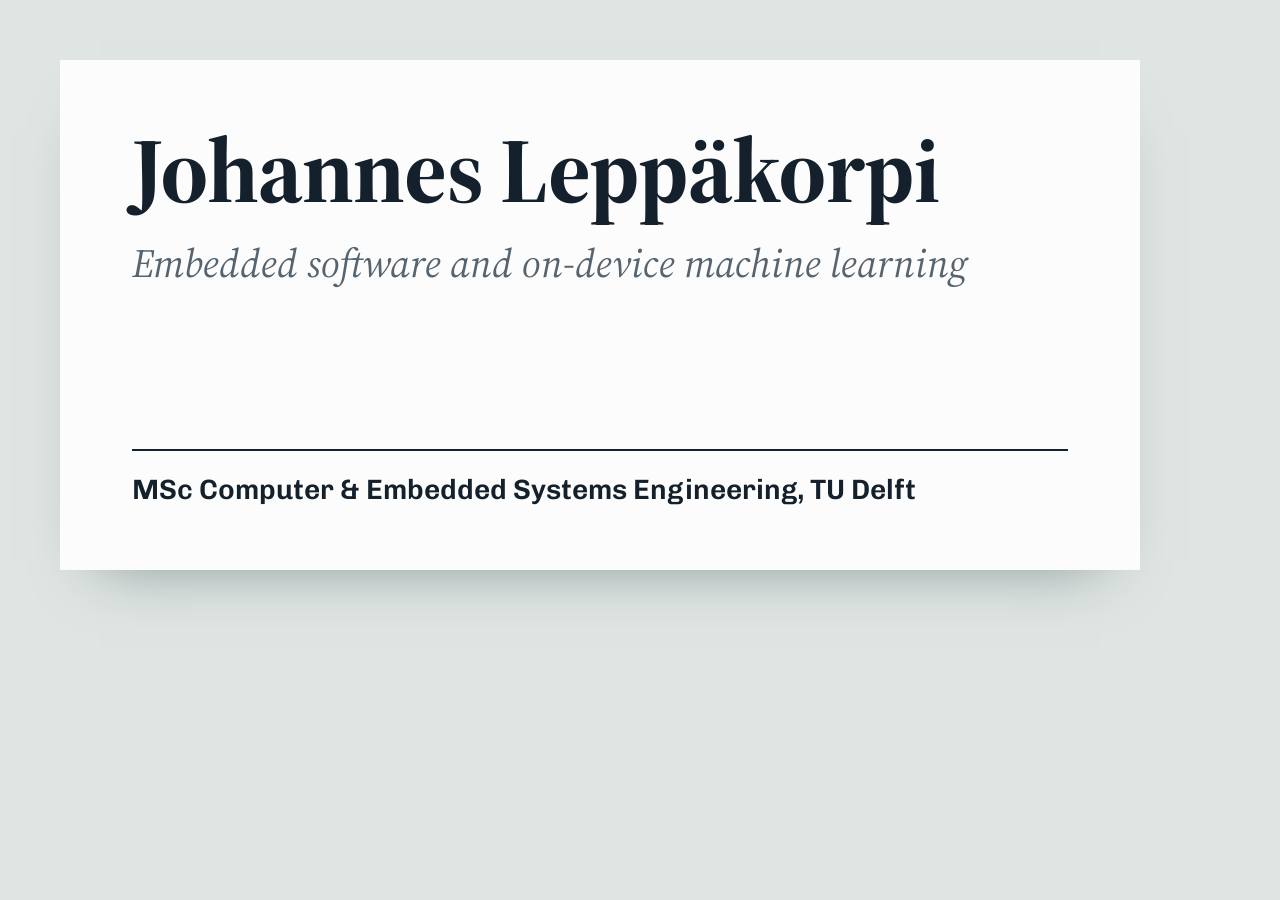
<file: tools/og-card.html>
<!doctype html>
<html lang="en"><head><meta charset="utf-8">
<link rel="stylesheet" href="../assets/fonts/fonts.css">
<style>
  * { box-sizing: border-box; margin: 0; }
  body { width: 1200px; height: 630px; background: #dfe5e2; font-family: "Source Serif 4", Georgia, serif; color: #14202b; display: grid; place-items: center; }
  .card { width: 1080px; height: 510px; background: #fbfcfb; padding: 64px 72px; display: flex; flex-direction: column; justify-content: space-between; box-shadow: 0 30px 60px -40px rgba(10,40,50,.5); }
  h1 { font-size: 92px; line-height: 1.02; letter-spacing: -.01em; font-weight: 700; }
  .sub { font-size: 40px; font-style: italic; color: #566470; margin-top: 18px; }
  .meta { font-family: "Chivo", sans-serif; font-weight: 600; font-size: 28px; border-top: 2px solid #14202b; padding-top: 22px; }
</style></head>
<body><div class="card">
  <div><h1>Johannes Leppäkorpi</h1><p class="sub">Embedded software and on-device machine learning</p></div>
  <p class="meta">MSc Computer &amp; Embedded Systems Engineering, TU Delft</p>
</div></body></html>
</file>
<file: assets/fonts/fonts.css>
@font-face {
  font-family: 'Chivo';
  font-style: normal;
  font-weight: 600 700;
  font-display: swap;
  src: url('chivo.woff2') format('woff2');
  unicode-range: U+0000-00FF, U+0131, U+0152-0153, U+02BB-02BC, U+02C6, U+02DA, U+02DC, U+0304, U+0308, U+0329, U+2000-206F, U+20AC, U+2122, U+2191, U+2193, U+2212, U+2215, U+FEFF, U+FFFD;
}
@font-face {
  font-family: 'Chivo Mono';
  font-style: normal;
  font-weight: 400 600;
  font-display: swap;
  src: url('chivo-mono.woff2') format('woff2');
  unicode-range: U+0000-00FF, U+0131, U+0152-0153, U+02BB-02BC, U+02C6, U+02DA, U+02DC, U+0304, U+0308, U+0329, U+2000-206F, U+20AC, U+2122, U+2191, U+2193, U+2212, U+2215, U+FEFF, U+FFFD;
}
@font-face {
  font-family: 'Source Serif 4';
  font-style: italic;
  font-weight: 400 700;
  font-display: swap;
  src: url('source-serif-4-italic.woff2') format('woff2');
  unicode-range: U+0000-00FF, U+0131, U+0152-0153, U+02BB-02BC, U+02C6, U+02DA, U+02DC, U+0304, U+0308, U+0329, U+2000-206F, U+20AC, U+2122, U+2191, U+2193, U+2212, U+2215, U+FEFF, U+FFFD;
}
@font-face {
  font-family: 'Source Serif 4';
  font-style: normal;
  font-weight: 400 700;
  font-display: swap;
  src: url('source-serif-4.woff2') format('woff2');
  unicode-range: U+0000-00FF, U+0131, U+0152-0153, U+02BB-02BC, U+02C6, U+02DA, U+02DC, U+0304, U+0308, U+0329, U+2000-206F, U+20AC, U+2122, U+2191, U+2193, U+2212, U+2215, U+FEFF, U+FFFD;
}
</file>
